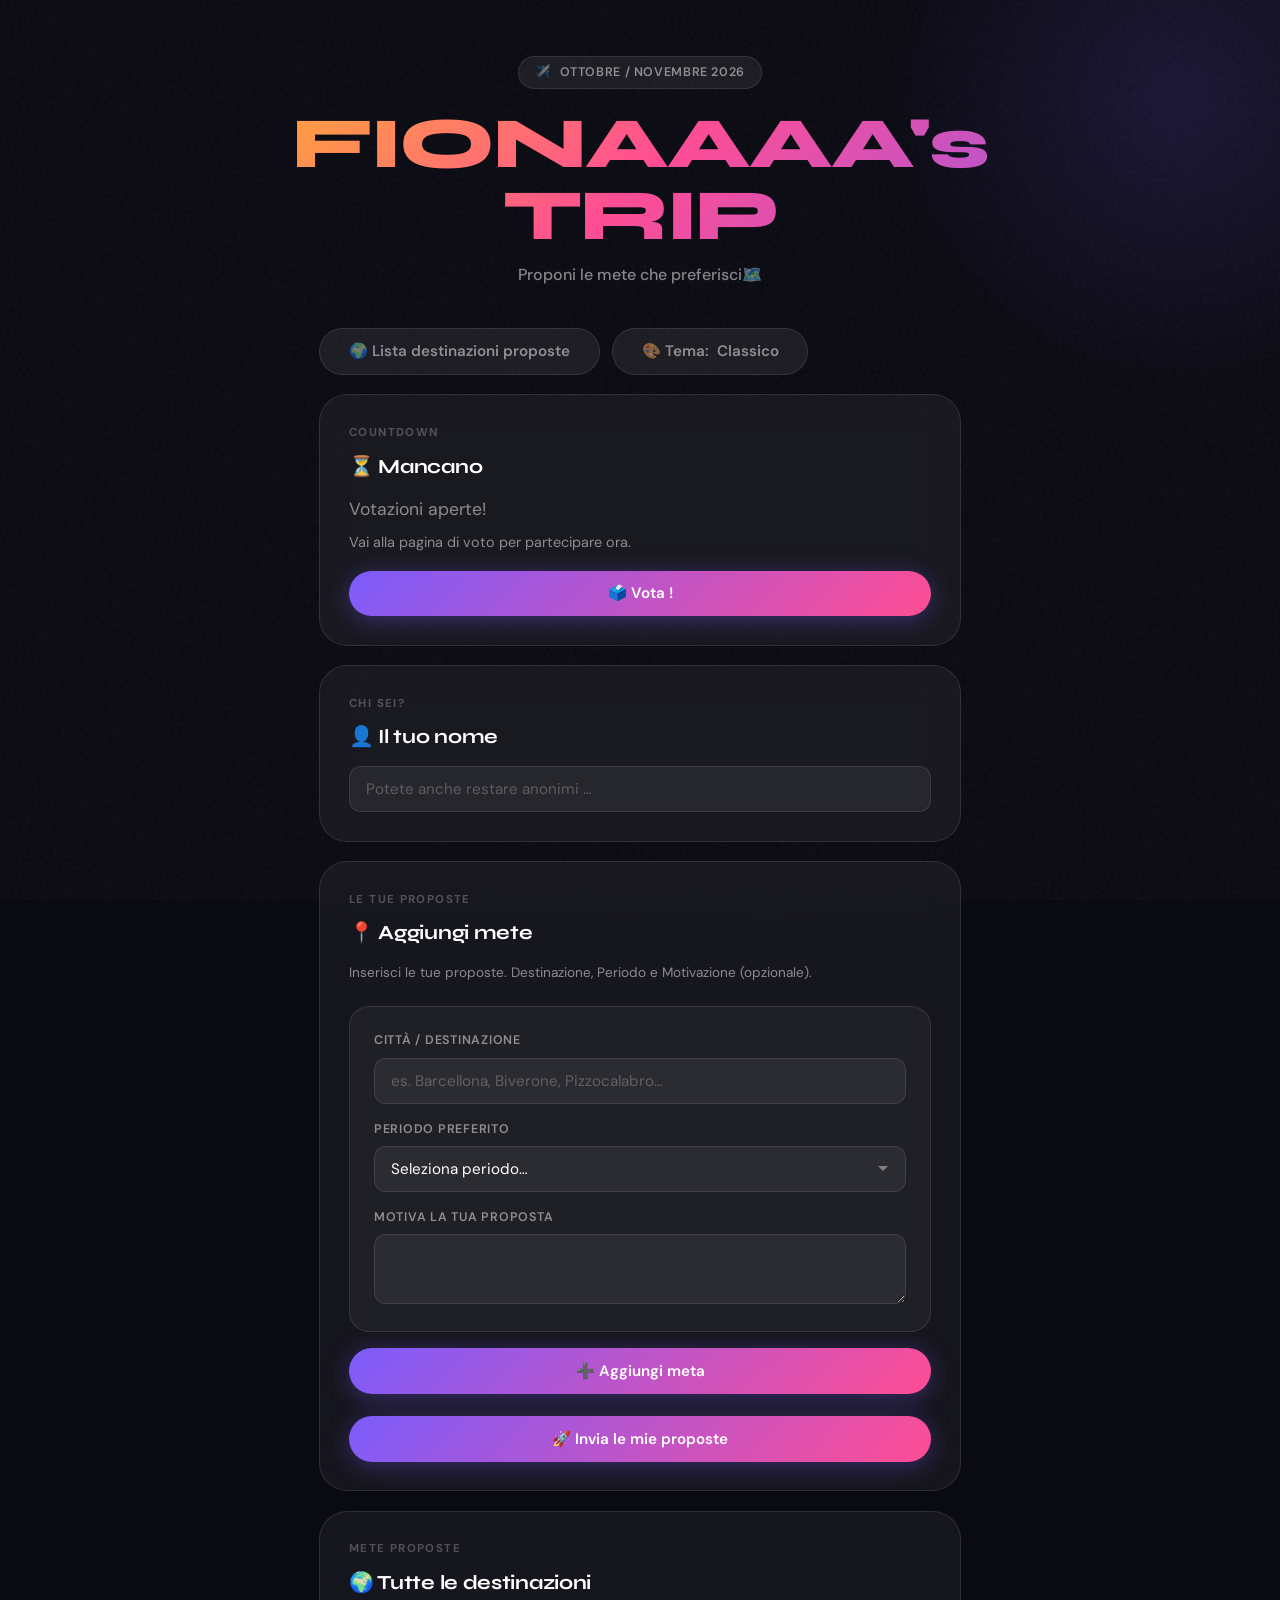
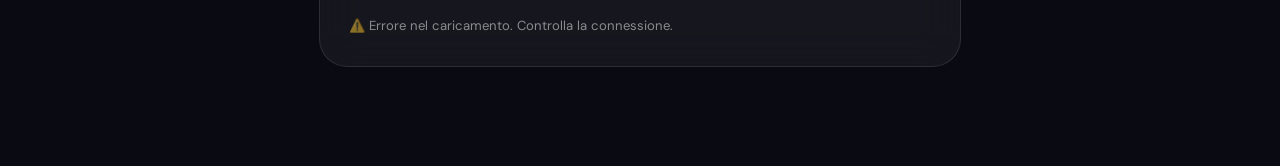
<file: index.html>
<!DOCTYPE html>
<html lang="it">
<head>
  <meta charset="UTF-8">
  <meta name="viewport" content="width=device-width, initial-scale=1.0">
  <title>FIONAAAA's TRIP — Proponi</title>
  <link rel="stylesheet" href="style.css">
</head>
<body>

<header class="header">
  <div class="header-badge">
    <span>✈️</span> Ottobre / Novembre 2026
  </div>
  <h1 data-text="FIONAAAA's TRIP">FIONAAAA's<br>TRIP</h1>
  <p class="subtitle">Proponi le mete che preferisci🗺️</p>
</header>

<div class="container">

  <div class="top-actions" style="display:flex; flex-wrap:wrap; gap:0.75rem; margin-bottom:1.2rem;">
    <button class="btn btn-ghost" id="showAllBtn" onclick="showAllDestinations()">🌍 Lista destinazioni proposte</button>
    <button class="btn btn-ghost hidden" id="showFormBtn" onclick="showForm()">← Torna al modulo</button>
    <button class="btn btn-ghost" id="themeToggle" onclick="toggleTheme()">🎨 Tema: <span id="themeLabel">Classico</span></button>
  </div>

  <div id="countdownCard" class="card fade-in" style="margin-bottom:1.2rem; display:none;">
    <div class="section-label">Countdown</div>
    <div class="section-title">⏳ Mancano</div>
    <p id="countdownText" class="muted" style="font-size:1.1rem; margin-bottom:0.5rem;"></p>
    <p id="countdownMessage" class="muted" style="font-size:0.9rem; margin-bottom:0;">Le votazioni partiranno automaticamente quando il timer arriva a zero.</p>
    <button id="voteNowBtn" class="btn btn-primary btn-full hidden" style="margin-top:1rem;">🗳️ Vota !</button>
  </div>

  <!-- ─ SCHERMATA GIÀ INVIATO ─ -->
  <div id="alreadySubmitted" class="card card-success hidden fade-in">
    <div style="font-size:3rem; margin-bottom:0.8rem">🎉</div>
    <div class="section-title">Proposte inviate!</div>
    <p class="muted" style="font-size:0.9rem; margin-bottom:1.4rem">
      Le tue proposte sono state salvate con successo! 🎯
    </p>
  </div>

  <!-- ─ FORM PROPOSTA ─ -->
  <div id="formSection">

    <div class="card fade-in">
      <div class="section-label">Chi sei?</div>
      <div class="section-title">👤 Il tuo nome</div>
      <div class="form-group mb-0">
        <input type="text" id="authorName" placeholder="Potete anche restare anonimi …" maxlength="30" autocomplete="off">
      </div>
    </div>

    <div class="card fade-in" style="animation-delay:0.06s">
      <div class="section-label">Le tue proposte</div>
      <div class="section-title">📍 Aggiungi mete</div>
      <p class="muted" style="font-size:0.85rem; margin-bottom:1.4rem">
        Inserisci le tue proposte. Destinazione, Periodo e Motivazione (opzionale).
      </p>

      <!-- Form per aggiungere una singola meta -->
      <div class="dest-block">
        <div class="form-group">
          <label>Città / Destinazione</label>
          <input type="text" id="newCity" placeholder="es. Barcellona, Biverone, Pizzocalabro…" autocomplete="off">
        </div>
        <div class="form-group">
          <label>Periodo preferito</label>
          <select id="newPeriod">
            <option value="">Seleziona periodo…</option>
            <option value="Inizio ottobre (1–10 ott)">Inizio ottobre (1–10 ott)</option>
            <option value="Metà ottobre (11–20 ott)">Metà ottobre (11–20 ott)</option>
            <option value="Fine ottobre (21–31 ott)">Fine ottobre (21–31 ott)</option>
            <option value="Inizio novembre (1–10 nov)">Inizio novembre (1–10 nov)</option>
            <option value="Metà novembre (11–20 nov)">Metà novembre (11–20 nov)</option>
            <option value="Fine novembre (21–30 nov)">Fine novembre (21–30 nov)</option>
            <option value="Flessibile ottobre/novembre">Flessibile ottobre/novembre</option>
          </select>
        </div>
        <div class="form-group mb-0">
          <label>Motiva la tua proposta</label>
          <textarea id="newNotes" rows="2" placeholder=""></textarea>
        </div>
      </div>

      <button class="btn btn-primary btn-full" id="addBtn" onclick="addDestination()">
        ➕ Aggiungi meta
      </button>

      <!-- Lista mete aggiunte dall'utente -->
      <div id="userDestinationsContainer" style="margin-top:1.8rem; display:none;">
        <div style="font-size:0.8rem; color:var(--muted); margin-bottom:0.8rem; text-transform:uppercase; letter-spacing:0.05em;">Le tue mete aggiunte</div>
        <div id="userDestinationsList"></div>
      </div>

      <button class="btn btn-primary btn-full" id="submitBtn" onclick="submitProposal()" style="margin-top:1.4rem">
        🚀 Invia le mie proposte
      </button>
    </div>

  </div><!-- /formSection -->

  <!-- Lista comune di tutte le mete proposte -->
  <div class="card fade-in" id="allDestinationsCard" style="animation-delay:0.12s;">
    <div class="section-label">Mete proposte</div>
    <div class="section-title">🌍 Tutte le destinazioni</div>
    <div id="allDestinationsList">
      <span class="spinner"></span>
    </div>
  </div>

</div><!-- /container -->

<div class="toast" id="toast"></div>
<div id="psyModal" class="psy-modal hidden">
  <div class="psy-modal-card card">
    <div class="section-title" style="margin-bottom:0.8rem;">VUTU UN FIA DE PASTA ?!</div>
    <p class="muted" style="margin-bottom:1.4rem;">Qua siamo pazzi in culo ,non è possibile aggiungere nuove mete.</p>
    <div style="display:flex; flex-wrap:wrap; justify-content:center; gap:0.8rem;">
      <button class="btn btn-primary" onclick="closePsyModal('yes')">SI</button>
      <button class="btn btn-orange" onclick="closePsyModal('yesBut')">SI ma in arancione</button>
    </div>
  </div>
</div>

<script src="config.js"></script>
<script>
/* ── STATO GLOBALE ── */
let userDestinations = [];

function generateUniqueId() {
  if (typeof crypto !== 'undefined' && crypto.randomUUID) {
    return crypto.randomUUID();
  }
  return 'dest-' + Math.random().toString(36).slice(2, 10) + '-' + Date.now().toString(36);
}

function formatCountdown(ms) {
  if (ms < 0) return null;
  const totalSeconds = Math.floor(ms / 1000);
  const days = Math.floor(totalSeconds / 86400);
  const hours = Math.floor((totalSeconds % 86400) / 3600);
  const minutes = Math.floor((totalSeconds % 3600) / 60);
  const seconds = totalSeconds % 60;
  return `${days}g ${hours}h ${minutes}m ${seconds}s`;
}

function updateVotingCountdown() {
  const countdownCard = document.getElementById('countdownCard');
  if (!countdownCard) return;
  
  // Aspetta che CONFIG sia disponibile
  if (typeof CONFIG === 'undefined' || !CONFIG.VOTING_START_DATE) {
    console.warn('CONFIG non disponibile ancora');
    return;
  }

  const countdownText = document.getElementById('countdownText');
  const countdownMessage = document.getElementById('countdownMessage');
  
  if (!countdownText || !countdownMessage) return;

  const startDate = new Date(CONFIG.VOTING_START_DATE);
  const now = new Date();
  const remaining = startDate - now;

  // Mostra sempre il countdown card
  countdownCard.style.display = 'block';
  
  if (remaining > 0) {
    countdownText.textContent = formatCountdown(remaining);
    countdownMessage.textContent = `Le votazioni apriranno ${startDate.toLocaleString('it-IT', { weekday:'long', day:'numeric', month:'long', hour:'2-digit', minute:'2-digit' })}.`;
  } else {
    countdownText.textContent = 'Votazioni aperte!';
    countdownMessage.textContent = 'Vai alla pagina di voto per partecipare ora.';
    const voteBtn = document.getElementById('voteNowBtn');
    if (voteBtn) {
      voteBtn.classList.remove('hidden');
      voteBtn.onclick = () => window.location.href = 'vote.html';
    }
  }
  if (remaining > 0) {
    const voteBtn = document.getElementById('voteNowBtn');
    if (voteBtn) voteBtn.classList.add('hidden');
  }
}

// Attendi che config.js sia caricato, poi inizia il countdown
setTimeout(() => {
  updateVotingCountdown();
  setInterval(updateVotingCountdown, 1000);
}, 500);

/* ── THEME (classico / psichedelico) ── */
const DEFAULT_SUBTITLE = 'Proponi le mete che preferisci🗺️';
const PSY_SUBTITLE = 'MA CHE TRIIIIIIIIP';

function applyTheme(t) {
  const isPsy = (t === 'psychedelic');
  document.body.classList.toggle('psychedelic', isPsy);
  const label = document.getElementById('themeLabel');
  if (label) label.textContent = isPsy ? 'Pazzo in Culo' : 'Classico';
  const subtitle = document.querySelector('.subtitle');
  if (subtitle) subtitle.textContent = isPsy ? PSY_SUBTITLE : DEFAULT_SUBTITLE;
  if (isPsy) startPsyPhraseCycle(); else stopPsyPhraseCycle();
  try { localStorage.setItem('theme', t); } catch (e) { /* ignore */ }
}

function toggleTheme() {
  const cur = localStorage.getItem('theme') || 'classic';
  const next = (cur === 'psychedelic') ? 'classic' : 'psychedelic';
  applyTheme(next);
}

function initTheme() {
  // Override locale per far aprire sempre il tema classico al primo accesso
  applyTheme('classic');
}

const PSY_PHRASES = [
  'SPETTACOLISSSIMO',
  'EEEE ZO DE VODKA LEMOOOON',
  'TE VERZARIE COME UN ANANAS',
  'COME CAZ GHE GAVEO FAT',
  'QUESTO È UNO SFOGO : ',
  'RUMENI ? BRAVISSIME PERSONE , UN CUORE'
];
let psyPhraseIndex = 0;
let psyPhraseTimer = null;

const PSY_COLORS = ['#FF4D94', '#7C5CFC', '#00E5FF', '#FFD60A', '#39D98A', '#FF8B00'];

function updatePsyPhraseElement() {
  const subtitle = document.querySelector('.subtitle');
  if (!subtitle) return;
  if (!document.body.classList.contains('psychedelic')) {
    subtitle.removeAttribute('data-psy');
    subtitle.style.removeProperty('--psy-color');
    return;
  }
  subtitle.dataset.psy = PSY_PHRASES[psyPhraseIndex];
  subtitle.style.setProperty('--psy-color', PSY_COLORS[psyPhraseIndex % PSY_COLORS.length]);
}

function startPsyPhraseCycle() {
  if (psyPhraseTimer) clearInterval(psyPhraseTimer);
  psyPhraseIndex = 0;
  updatePsyPhraseElement();
  psyPhraseTimer = setInterval(() => {
    psyPhraseIndex = (psyPhraseIndex + 1) % PSY_PHRASES.length;
    updatePsyPhraseElement();
  }, 3200);
}

function stopPsyPhraseCycle() {
  if (psyPhraseTimer) clearInterval(psyPhraseTimer);
  psyPhraseTimer = null;
  const subtitle = document.querySelector('.subtitle');
  if (subtitle) subtitle.removeAttribute('data-psy');
}

/* ── API helpers ── */
async function apiFetch() {
  const r = await fetch(CONFIG.DATA_URL);
  if (!r.ok) throw new Error('Errore caricamento dati');
  return await r.json();
}

async function apiSave(data) {
  const r = await fetch(CONFIG.DATA_URL, {
    method: 'POST',
    headers: { 'Content-Type': 'application/json' },
    body: JSON.stringify(data)
  });
  if (!r.ok) throw new Error('Errore salvataggio');
}

/* ── Toast ── */
function toast(msg, type = 'ok') {
  const el = document.getElementById('toast');
  el.textContent = msg;
  el.className = `toast ${type} show`;
  clearTimeout(el._t);
  el._t = setTimeout(() => el.classList.remove('show'), 3500);
}

/* ── Controlla se già inviato (localStorage) ── */
function checkAlreadySubmitted() {
  if (localStorage.getItem('fionaProposed')) {
    document.getElementById('alreadySubmitted').classList.remove('hidden');
    document.getElementById('formSection').classList.add('hidden');
    document.getElementById('allDestinationsCard').classList.remove('hidden');
    document.getElementById('showAllBtn').classList.add('hidden');
    document.getElementById('showFormBtn').classList.remove('hidden');
    return true;
  }
  return false;
}

/* ── Mostra la lista globale completa ── */
function showAllDestinations() {
  document.getElementById('formSection').classList.add('hidden');
  document.getElementById('alreadySubmitted').classList.add('hidden');
  document.getElementById('allDestinationsCard').classList.remove('hidden');
  document.getElementById('showAllBtn').classList.add('hidden');
  document.getElementById('showFormBtn').classList.remove('hidden');
  loadAllDestinations();
}

/* ── Torna al form di proposta ── */
function showForm() {
  // Pulisci localStorage per permettere di reinserire
  localStorage.removeItem('fionaProposed');
  
  // Resetta lista temporanea mete
  userDestinations = [];
  
  // Resetta campi del form
  document.getElementById('authorName').value = '';
  document.getElementById('newCity').value = '';
  document.getElementById('newPeriod').value = '';
  document.getElementById('newNotes').value = '';
  
  // Resetta bottone submit
  const submitBtn = document.getElementById('submitBtn');
  submitBtn.disabled = false;
  submitBtn.innerHTML = '🚀 Invia le mie proposte';
  
  // Nascondi lista mete aggiunte
  document.getElementById('userDestinationsContainer').style.display = 'none';
  
  // Mostra form e nascondi successocard
  document.getElementById('formSection').classList.remove('hidden');
  document.getElementById('alreadySubmitted').classList.add('hidden');
  document.getElementById('allDestinationsCard').classList.remove('hidden');
  document.getElementById('showAllBtn').classList.remove('hidden');
  document.getElementById('showFormBtn').classList.add('hidden');
}

/* ── Aggiungi una destinazione alla lista temporanea ── */
function addDestination() {
  if (document.body.classList.contains('psychedelic')) {
    showPsyModal();
    return;
  }

  const city = document.getElementById('newCity').value.trim();
  const period = document.getElementById('newPeriod').value;
  const notes = document.getElementById('newNotes').value.trim();

  if (!city || !period) {
    return toast('⚠️ Completa Destinazione e Periodo!', 'err');
  }

  userDestinations.push({
    id: generateUniqueId(),
    city,
    period,
    notes,
    comments: []
  });
  
  // Pulisci form
  document.getElementById('newCity').value = '';
  document.getElementById('newPeriod').value = '';
  document.getElementById('newNotes').value = '';
  
  renderUserDestinations();
  toast('✅ Meta aggiunta!', 'ok');
}

function showPsyModal() {
  const modal = document.getElementById('psyModal');
  if (!modal) return;
  modal.classList.remove('hidden');
}

function closePsyModal(choice) {
  const modal = document.getElementById('psyModal');
  if (modal) modal.classList.add('hidden');
  if (choice === 'yes') {
    toast('✅ SI! Torna al tema classico per inserire.', 'ok');
  } else {
    toast('🟠 SI ma in arancione... .', 'info');
  }
}

/* ── Intercetta input nel tema pazzo ── */
function setupPsychedelicInputGuards() {
  const blockPsyInput = event => {
    if (!document.body.classList.contains('psychedelic')) return;
    const target = event.target;
    const field = target && target.closest && target.closest('input, textarea, select');
    if (field) {
      event.preventDefault();
      event.stopPropagation();
      showPsyModal();
    }
  };

  document.addEventListener('pointerdown', blockPsyInput, { capture: true });
  document.addEventListener('touchstart', blockPsyInput, { capture: true });

  document.addEventListener('focusin', event => {
    if (!document.body.classList.contains('psychedelic')) return;
    const target = event.target;
    if (target && target.matches && target.matches('input, textarea, select')) {
      target.blur && target.blur();
      showPsyModal();
    }
  });
}

/* ── Rimuovi una destinazione dalla lista ── */
function removeDestination(index) {
  userDestinations.splice(index, 1);
  renderUserDestinations();
  toast('🗑️ Meta rimossa', 'ok');
}

/* ── Render lista mete utente ── */
function renderUserDestinations() {
  const container = document.getElementById('userDestinationsContainer');
  const list = document.getElementById('userDestinationsList');
  
  if (userDestinations.length === 0) {
    container.style.display = 'none';
    return;
  }
  
  container.style.display = 'block';
  list.innerHTML = userDestinations.map((dest, idx) => `
    <div style="background:rgba(255,255,255,0.03); border:1px solid rgba(255,255,255,0.08); border-radius:12px; padding:1rem; margin-bottom:0.8rem;">
      <div style="display:flex; justify-content:space-between; align-items:start; gap:1rem;">
        <div style="flex:1;">
          <div style="font-weight:600; margin-bottom:0.3rem;">${dest.city}</div>
          <div style="font-size:0.85rem; color:var(--muted); margin-bottom:0.4rem;">📅 ${dest.period}</div>
          ${dest.notes ? `<div style="font-size:0.85rem; color:var(--dimmed); font-style:italic;">"${dest.notes}"</div>` : ''}
        </div>
        <button onclick="removeDestination(${idx})" style="background:rgba(255,77,77,0.2); border:1px solid rgba(255,77,77,0.4); color:#FF4D4D; border-radius:8px; padding:0.4rem 0.8rem; cursor:pointer; font-size:0.75rem; white-space:nowrap;">✕ Rimuovi</button>
      </div>
    </div>
  `).join('');
}

/* ── Carica e mostra tutte le mete di tutti ── */
async function loadAllDestinations() {
  try {
    const data = await apiFetch();
    const list = document.getElementById('allDestinationsList');
    
    if (!data.proposals?.length) {
      list.innerHTML = '<span class="muted" style="font-size:0.85rem">Nessuna meta proposta ancora… sii il primo! 🙌</span>';
      return;
    }
    
    // Raccogli tutte le mete di tutti
    let allDests = [];
    data.proposals.forEach((proposal, proposalIndex) => {
      proposal.destinations.forEach((dest, destIndex) => {
        if (!dest.id) dest.id = generateUniqueId();
        dest.comments = Array.isArray(dest.comments) ? dest.comments : [];

        allDests.push({
          ...dest,
          author: proposal.author,
          proposalIndex,
          destIndex
        });
      });
    });
    
    if (allDests.length === 0) {
      list.innerHTML = '<span class="muted" style="font-size:0.85rem">Nessuna meta proposta ancora… sii il primo! 🙌</span>';
      return;
    }
    
    list.innerHTML = allDests.map(dest => `
      <div style="background:rgba(255,255,255,0.03); border:1px solid rgba(255,255,255,0.08); border-radius:12px; padding:1.2rem; margin-bottom:0.8rem;">
        <div style="display:flex; justify-content:space-between; align-items:start; gap:1rem; margin-bottom:0.8rem;">
          <div>
            <div style="font-weight:600; font-size:1.1rem; margin-bottom:0.2rem;">${dest.city}</div>
            <div style="font-size:0.8rem; color:var(--muted);">proposta da <strong>${dest.author}</strong></div>
          </div>
        </div>
        <div style="font-size:0.85rem; color:var(--muted); margin-bottom:0.4rem;">📅 ${dest.period}</div>
        ${dest.notes ? `<div style="font-size:0.85rem; color:var(--dimmed); font-style:italic; padding:0.6rem; background:rgba(255,255,255,0.05); border-radius:8px; border-left:3px solid var(--cyan);">${dest.notes}</div>` : ''}
        ${dest.comments && dest.comments.length ? `<div style="margin-top:0.8rem; padding:0.75rem; background:rgba(255,255,255,0.06); border-radius:12px; border:1px solid rgba(255,255,255,0.08);">
            ${dest.comments.map(c => `<div style="font-size:0.83rem; color:var(--dimmed); margin-bottom:0.5rem;">💬 <strong>${c.author || 'Anonimo'}:</strong> ${c.text}</div>`).join('')}
          </div>` : ''}
        <div style="display:flex; flex-wrap:wrap; gap:0.5rem; align-items:flex-end; margin-top:0.85rem;">
          <input id="commentInput_${dest.id}" type="text" placeholder="Aggiungi motivazione…" style="flex:1; min-width:180px; background:rgba(255,255,255,0.08); border:1px solid rgba(255,255,255,0.12); border-radius:12px; padding:0.85rem 1rem; color:var(--text);" />
          <button class="btn btn-ghost" onclick='submitDestinationComment(${dest.proposalIndex}, ${dest.destIndex}, ${JSON.stringify(dest.id)})'>✍️ Commenta</button>
        </div>
      </div>
    `).join('');
  } catch (e) {
    console.error(e);
    document.getElementById('allDestinationsList').innerHTML =
      '<span class="muted" style="font-size:0.82rem">⚠️ Errore nel caricamento. Controlla la connessione.</span>';
  }
}

async function submitDestinationComment(proposalIndex, destIndex, destId) {
  const input = document.getElementById(`commentInput_${destId}`);
  if (!input) return;
  const text = input.value.trim();
  if (!text) return toast('⚠️ Scrivi prima la nota!', 'err');

  const author = document.getElementById('authorName')?.value.trim() || 'Anonimo';

  try {
    const data = await apiFetch();
    const proposal = data.proposals?.[proposalIndex];
    if (!proposal) throw new Error('Proposta non trovata');
    const destination = proposal.destinations?.[destIndex];
    if (!destination) throw new Error('Destinazione non trovata');

    destination.id = destination.id || generateUniqueId();
    destination.comments = Array.isArray(destination.comments) ? destination.comments : [];
    destination.comments.push({
      author,
      text,
      timestamp: new Date().toISOString()
    });

    await apiSave(data);
    input.value = '';
    toast('✅ Nota aggiunta!', 'ok');
    loadAllDestinations();
  } catch (error) {
    console.error(error);
    toast('❌ Errore durante il salvataggio della nota.', 'err');
  }
}

/* ── Submit proposte ── */
async function submitProposal() {
  const name = document.getElementById('authorName').value.trim() || 'Anonimo';
  if (userDestinations.length === 0) return toast('⚠️ Aggiungi almeno una meta!', 'err');

  const btn = document.getElementById('submitBtn');
  btn.disabled = true;
  btn.innerHTML = '<span class="spinner"></span> Salvataggio…';

  try {
    const data = await apiFetch();
    if (!data.proposals) data.proposals = [];
    if (!data.votes) data.votes = [];

    // Salva le proposte
    data.proposals.push({
      author: name,
      timestamp: new Date().toISOString(),
      destinations: userDestinations
    });

    await apiSave(data);
    localStorage.setItem('fionaProposed', '1');
    toast('✅ Proposte inviate! Grazie!', 'ok');

    setTimeout(() => {
      document.getElementById('formSection').classList.add('hidden');
      document.getElementById('alreadySubmitted').classList.remove('hidden');
      document.getElementById('showAllBtn').classList.add('hidden');
      document.getElementById('showFormBtn').classList.remove('hidden');
      loadAllDestinations();
    }, 1200);

  } catch (e) {
    console.error(e);
    toast('❌ Errore nel salvataggio. Riprova tra qualche secondo.', 'err');
    btn.disabled = false;
    btn.innerHTML = '🚀 Invia le mie proposte';
  }
}

/* ── Carica mete ogni 3 secondi ── */
setInterval(() => {
  if (!checkAlreadySubmitted()) {
    const active = document.activeElement;
    if (active && active.matches && active.matches('input[id^="commentInput_"]')) {
      return;
    }
    loadAllDestinations();
  }
}, 3000);

/* ── Init ── */
// Inizializza tema e dati
initTheme();
if (!checkAlreadySubmitted()) {
  loadAllDestinations();
}
// Intercetta input per il tema pazzo
setupPsychedelicInputGuards();
</script>
</body>
</html>
</file>
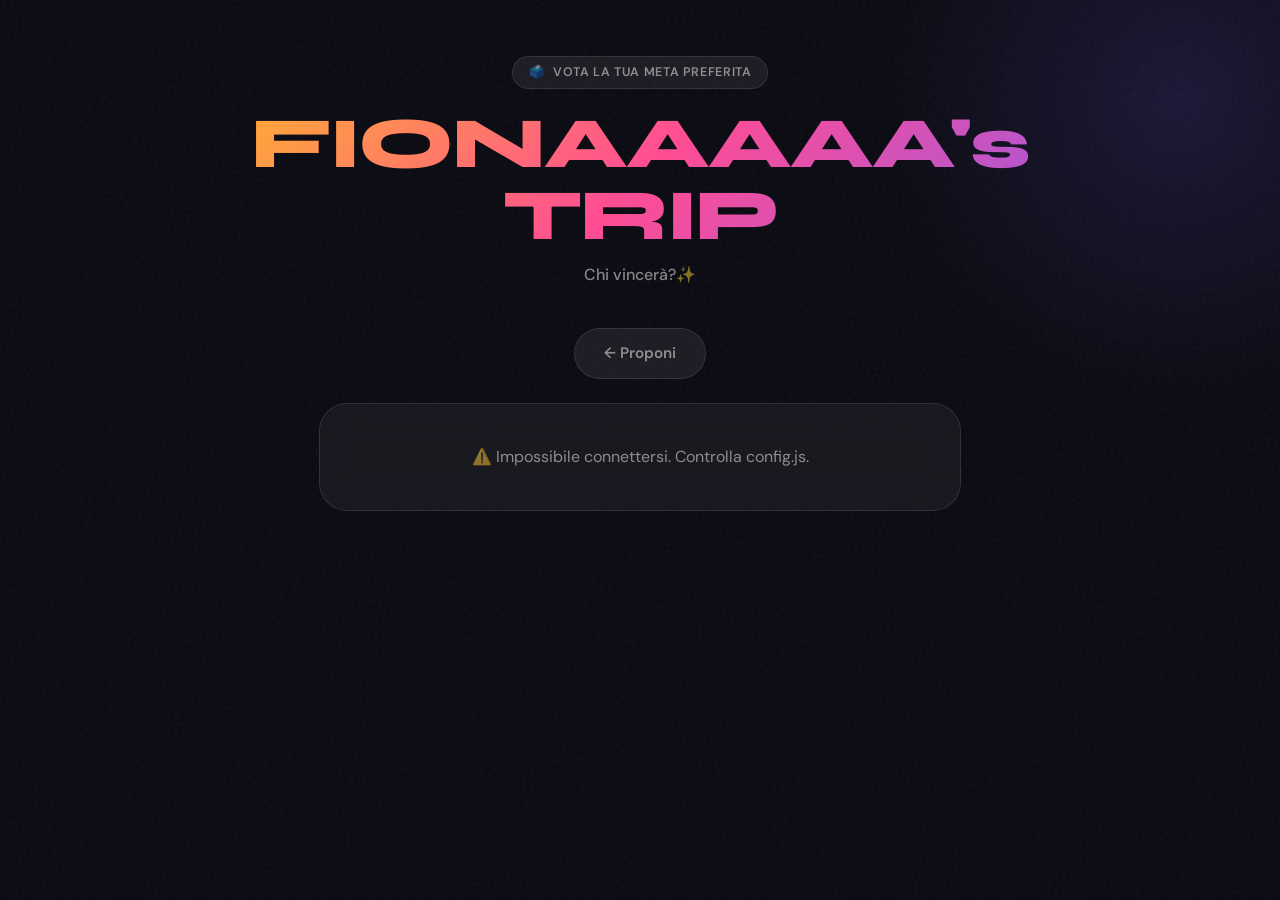
<file: vote.html>
<!DOCTYPE html>
<html lang="it">
<head>
  <meta charset="UTF-8">
  <meta name="viewport" content="width=device-width, initial-scale=1.0">
  <title>FIONAAAAA's TRIP — Vota!</title>
  <link rel="stylesheet" href="style.css">
</head>
<body>

<header class="header">
  <div class="header-badge">
    <span>🗳️</span> Vota la tua meta preferita
  </div>
  <h1>FIONAAAAA's<br>TRIP</h1>
  <p class="subtitle">Chi vincerà?✨</p>
</header>

<div class="container">

  <div class="top-nav">
    <a href="index.html" class="btn btn-ghost">← Proponi</a>
  </div>

  <!-- ─ SCHERMATA CARICAMENTO ─ -->
  <div id="loadingState" class="card" style="text-align:center; padding:2.5rem">
    <div class="spinner" style="width:36px;height:36px;border-width:3.5px;margin:0 auto 1rem"></div>
    <p class="muted">Caricamento mete in corso…</p>
  </div>

  <!-- ─ SCHERMATA GIÀ VOTATO ─ -->
  <div id="alreadyVoted" class="card card-success hidden fade-in">
    <div style="font-size:3rem; margin-bottom:0.8rem">✅</div>
    <div class="section-title">Hai già votato!</div>
    <p class="muted" style="font-size:0.9rem">
      Il tuo voto è registrato. Quando tutti avranno votato, scopriremo la Vincitrice!
    </p>
  </div>

  <!-- ─ SEZIONE NESSUNA PROPOSTA ─ -->
  <div id="noProposals" class="card hidden fade-in" style="text-align:center; padding:2.5rem">
    <div class="big-emoji" style="font-size:3rem; margin-bottom:1rem">😴</div>
    <div class="section-title">Nessuna proposta ancora</div>
    <p class="muted" style="font-size:0.9rem; margin-bottom:1.4rem">Prima devono essere inserite le mete.</p>
    <a href="index.html" class="btn btn-primary">← Vai a proporre</a>
  </div>

  <div id="votingNotStarted" class="card hidden fade-in" style="text-align:center; padding:2.5rem">
    <div class="big-emoji" style="font-size:3rem; margin-bottom:1rem">⏳</div>
    <div class="section-title">Votazioni non ancora aperte</div>
    <p class="muted" id="votingStartMessage" style="font-size:0.9rem; margin-bottom:1.4rem"></p>
    <a href="index.html" class="btn btn-primary">← Torna alle proposte</a>
  </div>

  <!-- ─ SEZIONE VOTO ─ -->
  <div id="voteSection" class="hidden">

    <!-- Nome votante -->
    <div class="card fade-in">
      <div class="section-label">Identità</div>
      <div class="section-title">👤 Il tuo nome</div>
      <input type="text" id="voterName" placeholder="Il tuo nome…(obbligatorio)" maxlength="30" autocomplete="off">
    </div>

    <!-- Selezione mete -->
    <div class="card fade-in" style="animation-delay:0.06s">
      <div class="section-label">Sistema di voto</div>
      <div class="section-title">🗳️ Scegli le tue 3 preferite</div>
      <p class="muted" style="font-size:0.85rem; margin-bottom:1.4rem">
        Clicca le mete in ordine: la <strong style="color:var(--yellow)">1ª scelta vale 3 punti</strong>, la <strong style="color:var(--pink)">2ª vale 2 punti</strong>, la <strong style="color:var(--purple)">3ª vale 1 punto</strong>. Clicca di nuovo per deselezionare.
      </p>

      <!-- Slot riepilogo -->
      <div class="slots-row">
        <div class="slot slot-1">
          <div class="slot-label">1ª (3 pt)</div>
          <div class="slot-value" id="slot1">—</div>
        </div>
        <div class="slot slot-2">
          <div class="slot-label">2ª (2 pt)</div>
          <div class="slot-value" id="slot2">—</div>
        </div>
        <div class="slot slot-3">
          <div class="slot-label">3ª (1 pt)</div>
          <div class="slot-value" id="slot3">—</div>
        </div>
      </div>

      <!-- Lista mete -->
      <div id="destList"></div>
    </div>

    <button class="btn btn-primary btn-full" id="submitVoteBtn" onclick="submitVote()">
      🗳️ Invia il mio voto
    </button>

  </div><!-- /voteSection -->

  <!-- ─ PROGRESSO ─ -->
  <div class="card hidden fade-in" id="progressCard" style="margin-top:1.4rem">
    <div class="section-label">Stato votazioni</div>
    <div class="section-title">📊 Progresso</div>
    <p class="muted" style="font-size:0.88rem" id="progressText">Caricamento…</p>
    <div class="progress-outer">
      <div class="progress-inner" id="progressBar" style="width:0%"></div>
    </div>
    <div class="chip-list" id="votersList"></div>
    <div id="waitMsg" class="mt-md muted" style="font-size:0.82rem; font-style:italic"></div>
  </div>

  <!-- ─ RISULTATI (visibili solo quando tutti hanno votato) ─ -->
  <div class="card card-winner hidden fade-in" id="resultsCard" style="margin-top:1.4rem">
    <div style="text-align:center; margin-bottom:1.5rem">
      <div style="font-size:2.5rem; margin-bottom:0.5rem">🏆</div>
      <div class="section-title" style="font-size:1.5rem; margin-bottom:0.2rem">Risultati finali!</div>
      <p class="muted" style="font-size:0.88rem">Tutti hanno votato. Ecco dove andiamo! 🎉</p>
      <p id="tieMessage" class="muted hidden" style="font-size:0.88rem; margin-top:0.8rem; font-style:italic;">Pareggio per il primo posto: ci sarà uno spareggio per decidere la meta vincente.</p>
    </div>
    <div id="resultsList"></div>
  </div>

</div><!-- /container -->

<div class="toast" id="toast"></div>

<script src="config.js"></script>
<script>
let allData = null;
let allDests = [];   // { city, period, proposedBy[], notes[] }
let selections = []; // city names in order (index = rank - 1)
const VOTED_KEY = 'fionaVoted';
const VOTER_NAME_KEY = 'fionaVoterName';

/* ── API helpers ── */
async function apiFetch() {
  const r = await fetch(CONFIG.DATA_URL);
  if (!r.ok) throw new Error('Errore API');
  return await r.json();
}

async function apiSave(data) {
  const r = await fetch(CONFIG.DATA_URL, {
    method: 'POST',
    headers: { 'Content-Type': 'application/json' },
    body: JSON.stringify(data)
  });
  if (!r.ok) throw new Error('Errore salvataggio');
}

/* ── Toast ── */
function toast(msg, type = 'ok') {
  const el = document.getElementById('toast');
  el.textContent = msg;
  el.className = `toast ${type} show`;
  clearTimeout(el._t);
  el._t = setTimeout(() => el.classList.remove('show'), 3500);
}

/* ── Costruisce lista mete deduplicate ── */
function buildDests(proposals) {
  const map = {};
  proposals.forEach(p => {
    p.destinations.forEach(d => {
      const key = d.city.trim().toLowerCase();
      if (!map[key]) {
        map[key] = {
          city: d.city.trim(),
          period: d.period,
          proposedBy: [p.author],
          notes: d.notes ? [{ author: p.author, text: d.notes }] : [],
          _periods: [d.period]
        };
      } else {
        if (!map[key].proposedBy.includes(p.author)) map[key].proposedBy.push(p.author);
        if (d.notes) map[key].notes.push({ author: p.author, text: d.notes });
        map[key]._periods.push(d.period);
        // Periodo più comune
        const cnt = {};
        map[key]._periods.forEach(per => cnt[per] = (cnt[per] || 0) + 1);
        map[key].period = Object.entries(cnt).sort((a,b) => b[1]-a[1])[0][0];
      }
    });
  });
  return Object.values(map);
}

/* ── Render lista mete cliccabili ── */
function renderDests() {
  const container = document.getElementById('destList');
  container.innerHTML = allDests.map(d => {
    const rank = selections.indexOf(d.city) + 1; // 0 = non selezionato
    const selClass = rank > 0 ? `sel-${rank}` : '';
    const pts = rank === 1 ? '3 pt' : rank === 2 ? '2 pt' : rank === 3 ? '1 pt' : '';
    const badgeContent = rank > 0 ? rank : '';

    const notesHtml = d.notes.length
      ? d.notes.map(n => `<div class="vote-card-notes">"${n.text}" — ${n.author}</div>`).join('')
      : '';

    return `
      <div class="vote-card ${selClass}" onclick="toggleSel('${d.city.replace(/'/g, "\\'")}')">
        <div class="vote-badge">${badgeContent}</div>
        <div style="flex:1; min-width:0">
          <div class="vote-card-city">${d.city}</div>
          <div class="vote-card-meta">📅 ${d.period} &nbsp;·&nbsp; 👤 ${d.proposedBy.join(', ')}</div>
          ${notesHtml}
        </div>
        ${rank ? `<div class="pts-badge">${pts}</div>` : ''}
      </div>`;
  }).join('');

  // Aggiorna slot riepilogo
  ['slot1','slot2','slot3'].forEach((id, i) => {
    const el = document.getElementById(id);
    el.textContent = selections[i] || '—';
    el.classList.toggle('filled', !!selections[i]);
  });
}

/* ── Toggle selezione ── */
function toggleSel(city) {
  const idx = selections.indexOf(city);
  if (idx !== -1) {
    selections.splice(idx, 1);
  } else if (selections.length < 3) {
    selections.push(city);
  } else {
    toast('⚠️ Già 3 mete scelte! Deseleziona una prima.', 'info');
    return;
  }
  renderDests();
}

/* ── Render progresso ── */
function renderProgress(data) {
  const votes = data.votes || [];
  const total = CONFIG.TOTAL_VOTERS;
  const count = votes.length;
  const pct   = Math.min(100, Math.round(count / total * 100));

  document.getElementById('progressCard').classList.remove('hidden');
  document.getElementById('progressText').textContent = `${count} di ${total} persone hanno votato`;
  document.getElementById('progressBar').style.width = pct + '%';
  document.getElementById('votersList').innerHTML = votes
    .map(v => `<span class="chip chip-voted">✓ ${v.voter}</span>`)
    .join('');

  // Persone mancanti
  const missing = total - count;
  document.getElementById('waitMsg').textContent =
    missing > 0
      ? `⏳ Mancano ancora ${missing} vot${missing === 1 ? 'o' : 'i'} per vedere i risultati…`
      : '';

  if (count >= total) {
    renderResults(data);
    document.getElementById('resultsCard').classList.remove('hidden');
  }
}

/* ── Render risultati ── */
function renderResults(data) {
  const scores = {};
  allDests.forEach(d => { scores[d.city] = 0; });

  (data.votes || []).forEach(v => {
    if (v.choices[0]) scores[v.choices[0]] = (scores[v.choices[0]] || 0) + 3;
    if (v.choices[1]) scores[v.choices[1]] = (scores[v.choices[1]] || 0) + 2;
    if (v.choices[2]) scores[v.choices[2]] = (scores[v.choices[2]] || 0) + 1;
  });

  const sorted = Object.entries(scores)
    .sort((a,b) => b[1] - a[1])
    .filter(([, s]) => s > 0);

  const firstScore = sorted[0]?.[1] || 0;
  const firstTieCount = sorted.filter(([, score]) => score === firstScore).length;
  const tieMessageEl = document.getElementById('tieMessage');
  if (tieMessageEl) {
    if (firstTieCount > 1 && firstScore > 0) {
      tieMessageEl.classList.remove('hidden');
    } else {
      tieMessageEl.classList.add('hidden');
    }
  }

  const medals  = ['🥇','🥈','🥉'];
  const classes = ['gold','silver','bronze'];

  document.getElementById('resultsList').innerHTML = sorted.map(([city, score], i) => {
    const dest   = allDests.find(d => d.city === city);
    const period = dest?.period || '';
    return `
      <div class="result-row ${classes[i] || ''}">
        <div class="result-medal">${medals[i] || `${i+1}°`}</div>
        <div style="flex:1">
          <div class="result-city">${city}</div>
          <div class="result-period">📅 ${period}</div>
        </div>
        <div class="result-score">${score} pt</div>
      </div>`;
  }).join('');
}

/* ── Submit voto ── */
async function submitVote() {
  const name = document.getElementById('voterName').value.trim();
  if (!name)             return toast('⚠️ Inserisci il tuo nome!', 'err');
  if (selections.length < 3) return toast(`⚠️ Seleziona 3 mete! Ne hai scelte ${selections.length}.`, 'err');

  const btn = document.getElementById('submitVoteBtn');
  btn.disabled = true;
  btn.innerHTML = '<span class="spinner"></span> Invio voto…';

  try {
    const data = await apiFetch();
    if (!data.votes) data.votes = [];

    // Controlla duplicato lato server
    if (data.votes.some(v => v.voter.toLowerCase() === name.toLowerCase())) {
      toast('⚠️ Hai già votato con questo nome!', 'err');
      btn.disabled = false;
      btn.innerHTML = '🗳️ Invia il mio voto';
      return;
    }

    data.votes.push({
      voter: name,
      timestamp: new Date().toISOString(),
      choices: [...selections]
    });

    await apiSave(data);
    localStorage.setItem(VOTED_KEY, '1');
    localStorage.setItem(VOTER_NAME_KEY, name);
    toast('✅ Voto inviato! Ora aspetta gli altri…', 'ok');
    allData = data;

    setTimeout(() => {
      checkAlreadyVoted(allData);
      renderProgress(allData);
    }, 1400);

  } catch (e) {
    console.error(e);
    toast('❌ Errore nell\'invio. Riprova!', 'err');
    btn.disabled = false;
    btn.innerHTML = '🗳️ Invia il mio voto';
  }
}

/* ── Controlla se già votato ── */
function checkAlreadyVoted(data) {
  const storedVoted = localStorage.getItem(VOTED_KEY);
  const storedName = localStorage.getItem(VOTER_NAME_KEY);

  if (!storedVoted || !storedName || !data?.votes?.some(v => v.voter.toLowerCase() === storedName.toLowerCase())) {
    localStorage.removeItem(VOTED_KEY);
    localStorage.removeItem(VOTER_NAME_KEY);
    return false;
  }

  document.getElementById('alreadyVoted').classList.remove('hidden');
  document.getElementById('voteSection').classList.add('hidden');
  return true;
}

/* ── Controlla data di inizio votazioni */
function isVotingStarted() {
  if (!CONFIG.VOTING_START_DATE) return true;
  const start = new Date(CONFIG.VOTING_START_DATE);
  const now = new Date();
  return now >= start;
}

function showVotingStartMessage() {
  const start = new Date(CONFIG.VOTING_START_DATE);
  const options = { weekday:'long', day:'numeric', month:'long' };
  const formatted = start.toLocaleDateString('it-IT', options);
  document.getElementById('votingStartMessage').textContent = `Le votazioni partiranno automaticamente il ${formatted}. Torna qui dopo quella data.`;
  document.getElementById('votingNotStarted').classList.remove('hidden');
}

/* ── Init ── */
async function init() {
  try {
    allData = await apiFetch();
  } catch {
    document.getElementById('loadingState').innerHTML =
      '<p class="muted">⚠️ Impossibile connettersi. Controlla config.js.</p>';
    return;
  }

  document.getElementById('loadingState').classList.add('hidden');

  const alreadyVoted = checkAlreadyVoted(allData);
  if (alreadyVoted) {
    renderProgress(allData);
    return;
  }

  if (!allData.proposals?.length) {
    document.getElementById('noProposals').classList.remove('hidden');
    renderProgress(allData);
    return;
  }

  allDests = buildDests(allData.proposals);

  if (isVotingStarted()) {
    document.getElementById('voteSection').classList.remove('hidden');
    renderDests();
  } else {
    showVotingStartMessage();
  }

  renderProgress(allData);
}

init();
</script>
</body>
</html>
</file>
<file: style.css>
/* ═══════════════════════════════════════
   FIONAAAAA's TRIP — STILI CONDIVISI
═══════════════════════════════════════ */

@import url('https://fonts.googleapis.com/css2?family=Syne:wght@400;600;700;800&family=DM+Sans:ital,wght@0,400;0,500;0,600;1,400&display=swap');

/* ─── VARIABILI ─────────────────────── */
:root {
  --bg:           #0a0a12;
  --bg-card:      rgba(255,255,255,0.05);
  --bg-card-hov:  rgba(255,255,255,0.09);
  --border:       rgba(255,255,255,0.10);
  --border-hov:   rgba(255,255,255,0.22);

  --yellow:  #FFD60A;
  --pink:    #FF4D94;
  --purple:  #7C5CFC;
  --cyan:    #00E5FF;
  --green:   #39D98A;
  --red:     #FF4D4D;

  --text:    #FFFFFF;
  --muted:   rgba(255,255,255,0.50);
  --dimmed:  rgba(255,255,255,0.25);

  --radius-sm: 12px;
  --radius:    20px;
  --radius-lg: 28px;

  --font-head: 'Syne', sans-serif;
  --font-body: 'DM Sans', sans-serif;

  --shadow: 0 8px 40px rgba(0,0,0,0.5);
}

/* ─── RESET & BASE ──────────────────── */
*, *::before, *::after { box-sizing: border-box; margin: 0; padding: 0; }

html { scroll-behavior: smooth; }

body {
  font-family: var(--font-body);
  background: var(--bg);
  color: var(--text);
  min-height: 100vh;
  line-height: 1.6;
  overflow-x: hidden;
}

/* Rumore di fondo per texture */
body::before {
  content: '';
  position: fixed; inset: 0;
  background-image: url("data:image/svg+xml,%3Csvg viewBox='0 0 256 256' xmlns='http://www.w3.org/2000/svg'%3E%3Cfilter id='noise'%3E%3CfeTurbulence type='fractalNoise' baseFrequency='0.9' numOctaves='4' stitchTiles='stitch'/%3E%3C/filter%3E%3Crect width='100%25' height='100%25' filter='url(%23noise)' opacity='0.04'/%3E%3C/svg%3E");
  pointer-events: none; z-index: 0;
}

/* Blob decorativi */
body::after {
  content: '';
  position: fixed;
  top: -200px; right: -200px;
  width: 600px; height: 600px;
  background: radial-gradient(circle, rgba(124,92,252,0.15) 0%, transparent 70%);
  pointer-events: none; z-index: 0;
}

/* ─── LAYOUT ────────────────────────── */
.container {
  max-width: 680px;
  margin: 0 auto;
  padding: 0 1.2rem 5rem;
  position: relative; z-index: 1;
}

/* ─── HEADER ────────────────────────── */
.header {
  text-align: center;
  padding: 3.5rem 1rem 2.5rem;
  position: relative; z-index: 1;
}

.header-badge {
  display: inline-flex;
  align-items: center;
  gap: 0.5rem;
  background: rgba(255,255,255,0.07);
  border: 1px solid var(--border);
  border-radius: 100px;
  padding: 0.35rem 1rem;
  font-size: 0.78rem;
  font-weight: 600;
  letter-spacing: 0.05em;
  color: var(--muted);
  margin-bottom: 1.2rem;
  text-transform: uppercase;
}

.header h1 {
  font-family: var(--font-head);
  font-size: clamp(2.4rem, 10vw, 4.5rem);
  font-weight: 800;
  letter-spacing: -2px;
  line-height: 1;
  background: linear-gradient(135deg, var(--yellow) 0%, var(--pink) 50%, var(--purple) 100%);
  -webkit-background-clip: text;
  -webkit-text-fill-color: transparent;
  background-clip: text;
  margin-bottom: 0.6rem;
}

.header .subtitle {
  color: var(--muted);
  font-size: 1rem;
  font-weight: 500;
}

/* ─── CARDS ─────────────────────────── */
.card {
  background: var(--bg-card);
  border: 1px solid var(--border);
  border-radius: var(--radius-lg);
  padding: 1.8rem;
  margin-bottom: 1.2rem;
  backdrop-filter: blur(20px);
  -webkit-backdrop-filter: blur(20px);
  transition: border-color 0.2s;
}

.card:hover {
  border-color: var(--border-hov);
}

.section-label {
  font-size: 0.72rem;
  font-weight: 700;
  letter-spacing: 0.12em;
  text-transform: uppercase;
  color: var(--dimmed);
  margin-bottom: 0.5rem;
}

.section-title {
  font-family: var(--font-head);
  font-size: 1.25rem;
  font-weight: 700;
  margin-bottom: 0.8rem;
  letter-spacing: -0.3px;
}

/* ─── FORM ELEMENTS ─────────────────── */
.form-group { margin-bottom: 1rem; }
.form-group:last-child { margin-bottom: 0; }

label {
  display: block;
  font-size: 0.78rem;
  font-weight: 600;
  text-transform: uppercase;
  letter-spacing: 0.06em;
  color: var(--muted);
  margin-bottom: 0.4rem;
}

input[type="text"],
textarea,
select {
  width: 100%;
  background: rgba(255,255,255,0.06);
  border: 1px solid var(--border);
  border-radius: var(--radius-sm);
  padding: 0.75rem 1rem;
  color: var(--text);
  font-family: var(--font-body);
  font-size: 0.95rem;
  outline: none;
  transition: border-color 0.2s, background 0.2s, box-shadow 0.2s;
  -webkit-appearance: none;
  appearance: none;
}

input:focus, textarea:focus, select:focus {
  border-color: var(--purple);
  background: rgba(124,92,252,0.10);
  box-shadow: 0 0 0 3px rgba(124,92,252,0.15);
}

input::placeholder, textarea::placeholder { color: var(--dimmed); }

textarea { resize: vertical; min-height: 70px; }

select {
  background-image: url("data:image/svg+xml,%3Csvg xmlns='http://www.w3.org/2000/svg' width='12' height='12' viewBox='0 0 12 12'%3E%3Cpath fill='rgba(255,255,255,0.4)' d='M6 8L1 3h10z'/%3E%3C/svg%3E");
  background-repeat: no-repeat;
  background-position: right 1rem center;
  padding-right: 2.5rem;
  cursor: pointer;
}

select option { background: #1a1a2e; color: var(--text); }

/* ─── DESTINATION BLOCKS ────────────── */
.dest-block {
  position: relative;
  background: rgba(255,255,255,0.04);
  border: 1px solid var(--border);
  border-radius: var(--radius);
  padding: 1.5rem 1.5rem 1.2rem;
  margin-bottom: 1rem;
  transition: border-color 0.2s;
}

.dest-block:hover { border-color: var(--border-hov); }

.rank-pill {
  display: inline-flex;
  align-items: center;
  gap: 0.4rem;
  font-size: 0.72rem;
  font-weight: 700;
  letter-spacing: 0.05em;
  text-transform: uppercase;
  padding: 0.3rem 0.85rem;
  border-radius: 100px;
  margin-bottom: 1.2rem;
}

.rank-1 { background: rgba(255,214,10,0.15);  color: var(--yellow); border: 1px solid rgba(255,214,10,0.3); }
.rank-2 { background: rgba(255,77,148,0.12);  color: var(--pink);   border: 1px solid rgba(255,77,148,0.3); }
.rank-3 { background: rgba(124,92,252,0.12);  color: var(--purple); border: 1px solid rgba(124,92,252,0.3); }

/* ─── BUTTONS ───────────────────────── */
.btn {
  display: inline-flex;
  align-items: center;
  justify-content: center;
  gap: 0.5rem;
  padding: 0.8rem 1.8rem;
  border-radius: 100px;
  border: none;
  cursor: pointer;
  font-family: var(--font-body);
  font-weight: 600;
  font-size: 0.95rem;
  text-decoration: none;
  transition: transform 0.15s, box-shadow 0.2s, opacity 0.2s;
  white-space: nowrap;
}

.btn:active { transform: scale(0.96); }

.btn-primary {
  background: linear-gradient(135deg, var(--purple), var(--pink));
  color: white;
  box-shadow: 0 4px 24px rgba(124,92,252,0.35);
}

.btn-primary:hover {
  box-shadow: 0 6px 30px rgba(124,92,252,0.55);
  transform: translateY(-2px);
}

.btn-orange {
  background: linear-gradient(45deg, #ff9b00, #ff4d4d);
  color: #070707;
  box-shadow: 0 6px 20px rgba(255,133,51,0.25);
}

.btn-orange:hover {
  transform: translateY(-2px);
}

.btn-ghost {
  background: rgba(255,255,255,0.07);
  color: var(--muted);
  border: 1px solid var(--border);
}

.btn-ghost:hover {
  background: rgba(255,255,255,0.12);
  color: var(--text);
}

.btn-full { width: 100%; }

.btn:disabled {
  opacity: 0.55;
  cursor: not-allowed;
  transform: none !important;
}

/* ─── NAV ───────────────────────────── */
.top-nav {
  display: flex;
  justify-content: center;
  gap: 0.8rem;
  margin-bottom: 1.5rem;
}

/* ─── CHIPS ─────────────────────────── */
.chip-list { display: flex; flex-wrap: wrap; gap: 0.5rem; margin-top: 0.8rem; }

.chip {
  display: inline-flex;
  align-items: center;
  gap: 0.3rem;
  padding: 0.3rem 0.85rem;
  border-radius: 100px;
  font-size: 0.8rem;
  font-weight: 600;
}

.chip-done {
  background: rgba(57,217,138,0.12);
  color: var(--green);
  border: 1px solid rgba(57,217,138,0.3);
}

.chip-voted {
  background: rgba(0,229,255,0.10);
  color: var(--cyan);
  border: 1px solid rgba(0,229,255,0.25);
}

/* ─── VOTE CARDS ────────────────────── */
.vote-card {
  background: rgba(255,255,255,0.04);
  border: 2px solid var(--border);
  border-radius: var(--radius);
  padding: 1.1rem 1.2rem;
  margin-bottom: 0.7rem;
  cursor: pointer;
  transition: all 0.18s ease;
  display: flex;
  align-items: center;
  gap: 1rem;
  user-select: none;
}

.vote-card:hover {
  background: rgba(255,255,255,0.08);
  border-color: var(--border-hov);
  transform: translateX(4px);
}

.vote-card.sel-1 { border-color: var(--yellow); background: rgba(255,214,10,0.07); }
.vote-card.sel-2 { border-color: var(--pink);   background: rgba(255,77,148,0.07); }
.vote-card.sel-3 { border-color: var(--purple);  background: rgba(124,92,252,0.07); }

.vote-badge {
  flex-shrink: 0;
  width: 38px; height: 38px;
  border-radius: 50%;
  display: flex; align-items: center; justify-content: center;
  font-family: var(--font-head);
  font-weight: 800; font-size: 1rem;
  background: rgba(255,255,255,0.08);
  color: var(--dimmed);
  border: 2px solid rgba(255,255,255,0.10);
  transition: all 0.18s;
}

.sel-1 .vote-badge { background: var(--yellow); color: #000; border-color: var(--yellow); }
.sel-2 .vote-badge { background: var(--pink);   color: #fff; border-color: var(--pink); }
.sel-3 .vote-badge { background: var(--purple);  color: #fff; border-color: var(--purple); }

.vote-card-city  { font-weight: 700; font-size: 1rem; }
.vote-card-meta  { font-size: 0.78rem; color: var(--muted); margin-top: 0.15rem; }
.vote-card-notes {
  font-size: 0.78rem;
  color: var(--dimmed);
  font-style: italic;
  margin-top: 0.25rem;
  display: -webkit-box;
  -webkit-line-clamp: 2;
  -webkit-box-orient: vertical;
  overflow: hidden;
}

.pts-badge {
  margin-left: auto;
  flex-shrink: 0;
  font-family: var(--font-head);
  font-weight: 800;
  font-size: 0.85rem;
}

.sel-1 .pts-badge { color: var(--yellow); }
.sel-2 .pts-badge { color: var(--pink); }
.sel-3 .pts-badge { color: var(--purple); }

/* ─── SELECTION SLOTS ───────────────── */
.slots-row {
  display: grid;
  grid-template-columns: repeat(3, 1fr);
  gap: 0.6rem;
  margin-bottom: 1.4rem;
}

.slot {
  border-radius: var(--radius-sm);
  padding: 0.7rem 0.8rem;
  text-align: center;
  min-height: 58px;
  display: flex;
  flex-direction: column;
  align-items: center;
  justify-content: center;
  gap: 0.2rem;
  border: 2px dashed;
  transition: all 0.2s;
}

.slot-1 { border-color: rgba(255,214,10,0.35);  background: rgba(255,214,10,0.05); }
.slot-2 { border-color: rgba(255,77,148,0.35);  background: rgba(255,77,148,0.05); }
.slot-3 { border-color: rgba(124,92,252,0.35); background: rgba(124,92,252,0.05); }

.slot-label {
  font-size: 0.65rem;
  font-weight: 700;
  text-transform: uppercase;
  letter-spacing: 0.06em;
}

.slot-1 .slot-label { color: var(--yellow); }
.slot-2 .slot-label { color: var(--pink); }
.slot-3 .slot-label { color: var(--purple); }

.slot-value {
  font-size: 0.8rem;
  font-weight: 600;
  color: var(--muted);
  transition: color 0.2s;
}

.slot-value.filled { color: var(--text); }

/* ─── PROGRESS ──────────────────────── */
.progress-outer {
  background: rgba(255,255,255,0.08);
  border-radius: 100px;
  height: 6px;
  margin: 0.8rem 0;
  overflow: hidden;
}

.progress-inner {
  height: 100%;
  border-radius: 100px;
  background: linear-gradient(90deg, var(--purple), var(--pink));
  transition: width 0.6s ease;
}

/* ─── RESULTS ───────────────────────── */
.result-row {
  display: flex;
  align-items: center;
  gap: 1rem;
  padding: 1rem 1.1rem;
  border-radius: var(--radius-sm);
  margin-bottom: 0.6rem;
  background: rgba(255,255,255,0.04);
  border: 1px solid var(--border);
  transition: transform 0.2s;
}

.result-row:hover { transform: translateX(4px); }

.result-row.gold   { border-color: rgba(255,214,10,0.5);  background: rgba(255,214,10,0.06); }
.result-row.silver { border-color: rgba(200,200,220,0.4); background: rgba(200,200,220,0.04); }
.result-row.bronze { border-color: rgba(205,127,50,0.4);  background: rgba(205,127,50,0.04); }

.result-medal { font-size: 1.6rem; flex-shrink: 0; }
.result-city  { font-family: var(--font-head); font-weight: 700; font-size: 1.05rem; }
.result-period { font-size: 0.78rem; color: var(--muted); }
.result-score { margin-left: auto; flex-shrink: 0; font-family: var(--font-head); font-weight: 800; font-size: 1.2rem; }

.gold   .result-score { color: var(--yellow); }
.silver .result-score { color: #B0B0C0; }
.bronze .result-score { color: #CD7F32; }

/* ─── TOAST ─────────────────────────── */
.toast {
  position: fixed;
  bottom: 2rem; left: 50%;
  transform: translateX(-50%) translateY(120px);
  padding: 0.85rem 1.6rem;
  border-radius: 100px;
  font-weight: 600;
  font-size: 0.9rem;
  z-index: 999;
  white-space: nowrap;
  transition: transform 0.4s cubic-bezier(0.34, 1.56, 0.64, 1);
  pointer-events: none;
}

.toast.show { transform: translateX(-50%) translateY(0); }
.toast.ok  { background: var(--green); color: #000; }
.toast.err { background: var(--red);  color: #fff; }
.toast.info { background: var(--purple); color: #fff; }

/* ─── SPINNER ───────────────────────── */
.spinner {
  display: inline-block;
  width: 18px; height: 18px;
  border: 2.5px solid rgba(255,255,255,0.2);
  border-top-color: white;
  border-radius: 50%;
  animation: spin 0.7s linear infinite;
}

@keyframes spin { to { transform: rotate(360deg); } }

/* ─── FLOATERS ──────────────────────── */
.floater {
  display: inline-block;
  animation: float 3s ease-in-out infinite;
}

@keyframes float {
  0%, 100% { transform: translateY(0); }
  50%       { transform: translateY(-8px); }
}

/* ─── EMPTY STATE ───────────────────── */
.empty-state {
  text-align: center;
  padding: 2rem 1rem;
  color: var(--muted);
}

.empty-state .big-emoji { font-size: 3rem; margin-bottom: 0.8rem; }

/* ─── SPECIAL CARDS ─────────────────── */
.card-success {
  border-color: rgba(57,217,138,0.4) !important;
  background: rgba(57,217,138,0.05) !important;
  text-align: center;
}

.card-winner {
  border-color: rgba(255,214,10,0.5) !important;
  background: linear-gradient(135deg, rgba(255,214,10,0.08), rgba(255,77,148,0.06)) !important;
}

/* ─── FADE-IN ───────────────────────── */
.fade-in {
  animation: fadeUp 0.4s ease both;
}

@keyframes fadeUp {
  from { opacity: 0; transform: translateY(16px); }
  to   { opacity: 1; transform: translateY(0); }
}

/* ─── DIVIDER ───────────────────────── */
.divider {
  height: 1px;
  background: var(--border);
  margin: 1.2rem 0;
}

/* ─── UTILITIES ─────────────────────── */
.hidden  { display: none !important; }
.muted   { color: var(--muted); }
.center  { text-align: center; }
.mt-sm   { margin-top: 0.6rem; }
.mt-md   { margin-top: 1rem; }
.mb-0    { margin-bottom: 0; }
.fw-bold { font-weight: 700; }

/* ─── MOBILE ────────────────────────── */
@media (max-width: 480px) {
  .header { padding: 2.5rem 1rem 2rem; }
  .card   { padding: 1.4rem; }
  .dest-block { padding: 1.2rem; }
  .slots-row  { gap: 0.4rem; }
  .slot       { padding: 0.6rem 0.5rem; }
  .slot-value { font-size: 0.72rem; }
}

@media (max-width: 768px) {
  body.psychedelic {
    animation: none !important;
  }
  body.psychedelic::before,
  body.psychedelic::after {
    display: none !important;
  }
  body.psychedelic .card {
    animation: none !important;
    transform: none !important;
  }
  body.psychedelic .header h1::before,
  body.psychedelic .header h1::after {
    display: none !important;
  }
  body.psychedelic .header h1 {
    text-shadow: 0 0 14px rgba(255,255,255,0.9);
    animation: wobble 5s ease-in-out infinite;
  }
  body.psychedelic .section-title {
    animation: none !important;
  }
  /* On mobile we hide the extra pill (::after) so the main subtitle gradient is visible and animates */
  body.psychedelic .subtitle::after {
    display: none !important;
  }

  /* Ensure the main subtitle keeps its gradient animation on mobile */
  body.psychedelic .subtitle {
    animation: psySubtitleGlow 3.6s ease-in-out infinite !important;
    -webkit-background-clip: text !important;
    background-clip: text !important;
    -webkit-text-fill-color: transparent !important;
  }
  body.psychedelic .btn:hover {
    transform: none !important;
  }
}

@media (prefers-reduced-motion: reduce) {
  body.psychedelic,
  body.psychedelic .card,
  body.psychedelic .header h1,
  body.psychedelic .btn:hover {
    animation: none !important;
    transition: none !important;
    transform: none !important;
  }
  body.psychedelic .header h1::before,
  body.psychedelic .header h1::after {
    display: none !important;
  }
}

.psy-modal {
  position: fixed;
  inset: 0;
  background: rgba(0,0,0,0.65);
  display: flex;
  align-items: center;
  justify-content: center;
  padding: 1.5rem;
  z-index: 1000;
}

.psy-modal-card {
  max-width: 420px;
  width: 100%;
  padding: 1.8rem;
  border-radius: 28px;
  background: linear-gradient(135deg, rgba(255,255,255,0.96), rgba(255,255,255,0.92));
  box-shadow: 0 18px 44px rgba(0,0,0,0.28);
  text-align: center;
}

.psy-modal.hidden { display: none; }

/* ─── PSICHEDÉLIC THEME ───────────────── */
body.psychedelic {
  background: radial-gradient(circle at 10% 10%, #ffb3c1 0%, transparent 20%),
              radial-gradient(circle at 90% 80%, #a8ffeb 0%, transparent 25%),
              conic-gradient(from 120deg at 50% 50%, #ff4d94, #7c5cfc, #00e5ff, #ffd60a, #ff4d94);
  background-blend-mode: screen, screen, overlay;
  color: #070707;
  --muted: rgba(0,0,0,0.55);
  --dimmed: rgba(0,0,0,0.45);
}

body.psychedelic::after { display:none; }
body.psychedelic::before { opacity:0.06; }

body.psychedelic .card {
  background: rgba(255,255,255,0.94);
  color: #0a0a12;
  border: 2px dashed rgba(255,255,255,0.45);
  box-shadow: 0 10px 40px rgba(0,0,0,0.3), 0 0 40px rgba(124,92,252,0.12) inset;
  transform: perspective(600px) rotateX(2deg);
}
body.psychedelic .card, body.psychedelic .card * {
  color: inherit;
}

body.psychedelic .header {
  position: relative;
  overflow: hidden;
}
body.psychedelic .header::after {
  content: '';
  position: absolute;
  inset: 0;
  background: radial-gradient(circle at 15% 15%, rgba(255,77,148,0.18), transparent 18%),
              radial-gradient(circle at 80% 20%, rgba(0,229,255,0.16), transparent 18%);
  pointer-events: none;
  animation: psyGlow 4s ease-in-out infinite alternate;
}
body.psychedelic .header-badge { background: linear-gradient(90deg,#ffb3c1,#ffd60a); color:#000; border:none; }
body.psychedelic .section-title {
  background: linear-gradient(90deg,#7C5CFC,#FF4D94);
  -webkit-background-clip:text;
  background-clip:text;
  -webkit-text-fill-color:transparent;
}

body.psychedelic .muted { color: rgba(0,0,0,0.55); }
body.psychedelic .dimmed { color: rgba(0,0,0,0.45); }

body.psychedelic .btn-ghost { background: linear-gradient(90deg, rgba(255,255,255,0.12), rgba(255,255,255,0.06)); color:#070707; border: 1px solid rgba(0,0,0,0.08); }
body.psychedelic .btn-primary { background: linear-gradient(45deg,#00e5ff,#7C5CFC,#FFD60A); color:#070707; box-shadow: 0 8px 30px rgba(0,0,0,0.25); }

body.psychedelic input[type="text"], body.psychedelic textarea, body.psychedelic select {
  background: rgba(255,255,255,0.9);
  color: #070707;
  border: 1px solid rgba(0,0,0,0.12);
}

body.psychedelic .dest-block { border-radius: 14px; background: linear-gradient(180deg, rgba(255,255,255,0.5), rgba(255,255,255,0.15)); }

body.psychedelic .chip-done { background: linear-gradient(90deg,#39D98A,#00E5FF); color:#06121a; border:none; }

@keyframes pulseColors {
  0% { filter: hue-rotate(0deg); }
  50% { filter: hue-rotate(60deg); }
  100% { filter: hue-rotate(0deg); }
}

/* Make long lists readable: compact cards and subtle separators */
body.psychedelic #allDestinationsList > div { padding: 0.9rem; margin-bottom:0.6rem; border-radius:12px; }

@keyframes psyGlow {
  0% { transform: scale(1); opacity: 0.9; }
  50% { transform: scale(1.05); opacity: 1; }
  100% { transform: scale(1); opacity: 0.9; }
}

/* ─── PSICHEDELIC EXTREME OVERRIDES ───────────────── */
@keyframes hueShift {
  0% { filter: hue-rotate(0deg) saturate(120%); }
  25% { filter: hue-rotate(90deg) saturate(160%); }
  50% { filter: hue-rotate(180deg) saturate(140%); }
  75% { filter: hue-rotate(270deg) saturate(180%); }
  100% { filter: hue-rotate(360deg) saturate(120%); }
}

body.psychedelic .header h1 {
  position: relative;
  display: inline-block;
  transform: skewX(-6deg) rotate(-1deg);
  animation: titleSpark 4.2s ease-in-out infinite !important;
  color: #ffffff;
  text-shadow: 0 0 18px rgba(255,255,255,0.9), 0 0 30px rgba(0,0,0,0.35);
  letter-spacing: -1px;
}
body.psychedelic * {
  animation: none !important;
  transition: none !important;
}
body.psychedelic .header h1::before {
  animation: glitchTop 2.5s infinite linear !important;
}
body.psychedelic .header h1::after {
  animation: glitchBottom 3s infinite linear !important;
}

@keyframes titleSpark {
  0% { transform: skewX(-6deg) rotate(-1deg) scale(1); }
  15% { transform: skewX(-2deg) rotate(2deg) scale(1.02); }
  30% { transform: skewX(4deg) rotate(-2deg) scale(1.05) translateY(-2px); }
  45% { transform: skewX(-5deg) rotate(1deg) scale(1.03); }
  60% { transform: skewX(3deg) rotate(-1deg) scale(1.06) translateY(-3px); }
  75% { transform: skewX(-4deg) rotate(2deg) scale(1.02); }
  100% { transform: skewX(-6deg) rotate(-1deg) scale(1); }
}

@keyframes wobble {
  0% { transform: skewX(-6deg) rotate(-1deg) translateY(0); }
  25% { transform: skewX(8deg) rotate(2deg) translateY(-3px); }
  50% { transform: skewX(-8deg) rotate(-2deg) translateY(2px); }
  75% { transform: skewX(6deg) rotate(1deg) translateY(-1px); }
  100% { transform: skewX(-6deg) rotate(-1deg) translateY(0); }
}

/* Glitch effect for title */
body.psychedelic .header h1::before,
body.psychedelic .header h1::after {
  content: attr(data-text);
  position: absolute; left: 0; top: 0;
  width: 100%; overflow: hidden;
  clip: rect(0,900px,0,0);
  white-space: pre-line;
}
body.psychedelic .header h1::before { left: 2px; text-shadow: -2px 0 #ff4d94; animation: glitchTop 2.5s infinite linear; }
body.psychedelic .header h1::after  { left: -2px; text-shadow: -2px 0 #00e5ff; animation: glitchBottom 3s infinite linear; }

@keyframes glitchTop {
  0% { clip: rect(0,9999px,0,0); transform: translate(0,0); }
  10% { clip: rect(0,9999px,30px,0); transform: translate(-2px,-2px); }
  20% { clip: rect(0,9999px,5px,0); transform: translate(2px,2px); }
  30% { clip: rect(0,9999px,40px,0); transform: translate(-1px,1px); }
  100% { clip: rect(0,9999px,0,0); transform: translate(0,0); }
}
@keyframes glitchBottom {
  0% { clip: rect(0,900px,0,0); transform: translate(0,0); }
  15% { clip: rect(10px,9999px,50px,0); transform: translate(3px,-1px); }
  35% { clip: rect(30px,9999px,80px,0); transform: translate(-3px,2px); }
  100% { clip: rect(0,900px,0,0); transform: translate(0,0); }
}

body.psychedelic .card {
  transform: none;
  border-style: solid;
  border-width: 1px;
  transition: none;
}
body.psychedelic .card:hover {
  transform: none;
  box-shadow: none;
}

body.psychedelic .dest-block { border-left: none; transform: none; }

/* Rainbow borders for destination items */
body.psychedelic #allDestinationsList > div {
  border-left: none;
  background-clip: padding-box;
  position: relative;
}
body.psychedelic #allDestinationsList > div::before {
  content: none;
}

/* Make buttons more absurd */
body.psychedelic .btn { transform: none; }
body.psychedelic .btn:hover { transform: none; }

body.psychedelic .subtitle {
  display: inline-block;
  color: transparent;
  text-shadow: 0 0 10px rgba(255,255,255,0.4);
  position: static;
  background: linear-gradient(90deg, #ff4d94, #7C5CFC, #00E5FF, #FFD60A, #39D98A);
  background-size: 200% 100%;
  -webkit-background-clip: text;
  background-clip: text;
  -webkit-text-fill-color: transparent;
  animation: psySubtitleGlow 3.6s ease-in-out infinite;
}
body.psychedelic .subtitle::after {
  content: attr(data-psy);
  display: block;
  margin-top: 0.75rem;
  font-size: 0.95rem;
  font-weight: 700;
  color: var(--psy-color, #1a1a1a);
  background: rgba(255,255,255,0.95);
  padding: 0.55rem 0.9rem;
  border-radius: 999px;
  border: 1px solid rgba(0,0,0,0.08);
  box-shadow: 0 8px 20px rgba(0,0,0,0.08);
  line-height: 1.3;
}

@keyframes titlePulse {
  0% { text-shadow: 0 0 18px rgba(255,255,255,0.9), 0 0 30px rgba(0,0,0,0.35); }
  50% { text-shadow: 0 0 28px rgba(255,255,255,1), 0 0 48px rgba(255,77,148,0.65); }
  100% { text-shadow: 0 0 18px rgba(255,255,255,0.9), 0 0 30px rgba(0,0,0,0.35); }
}

@keyframes psySubtitleGlow {
  0% { background-position: 0% 50%; }
  50% { background-position: 100% 50%; }
  100% { background-position: 0% 50%; }
}

/* Reduce visual clutter but keep chaos readable: compact cards and subtle separators */
body.psychedelic #allDestinationsList { font-size: 0.95rem; }

/* Disable page motion */
body.psychedelic { animation: none; }
</file>
